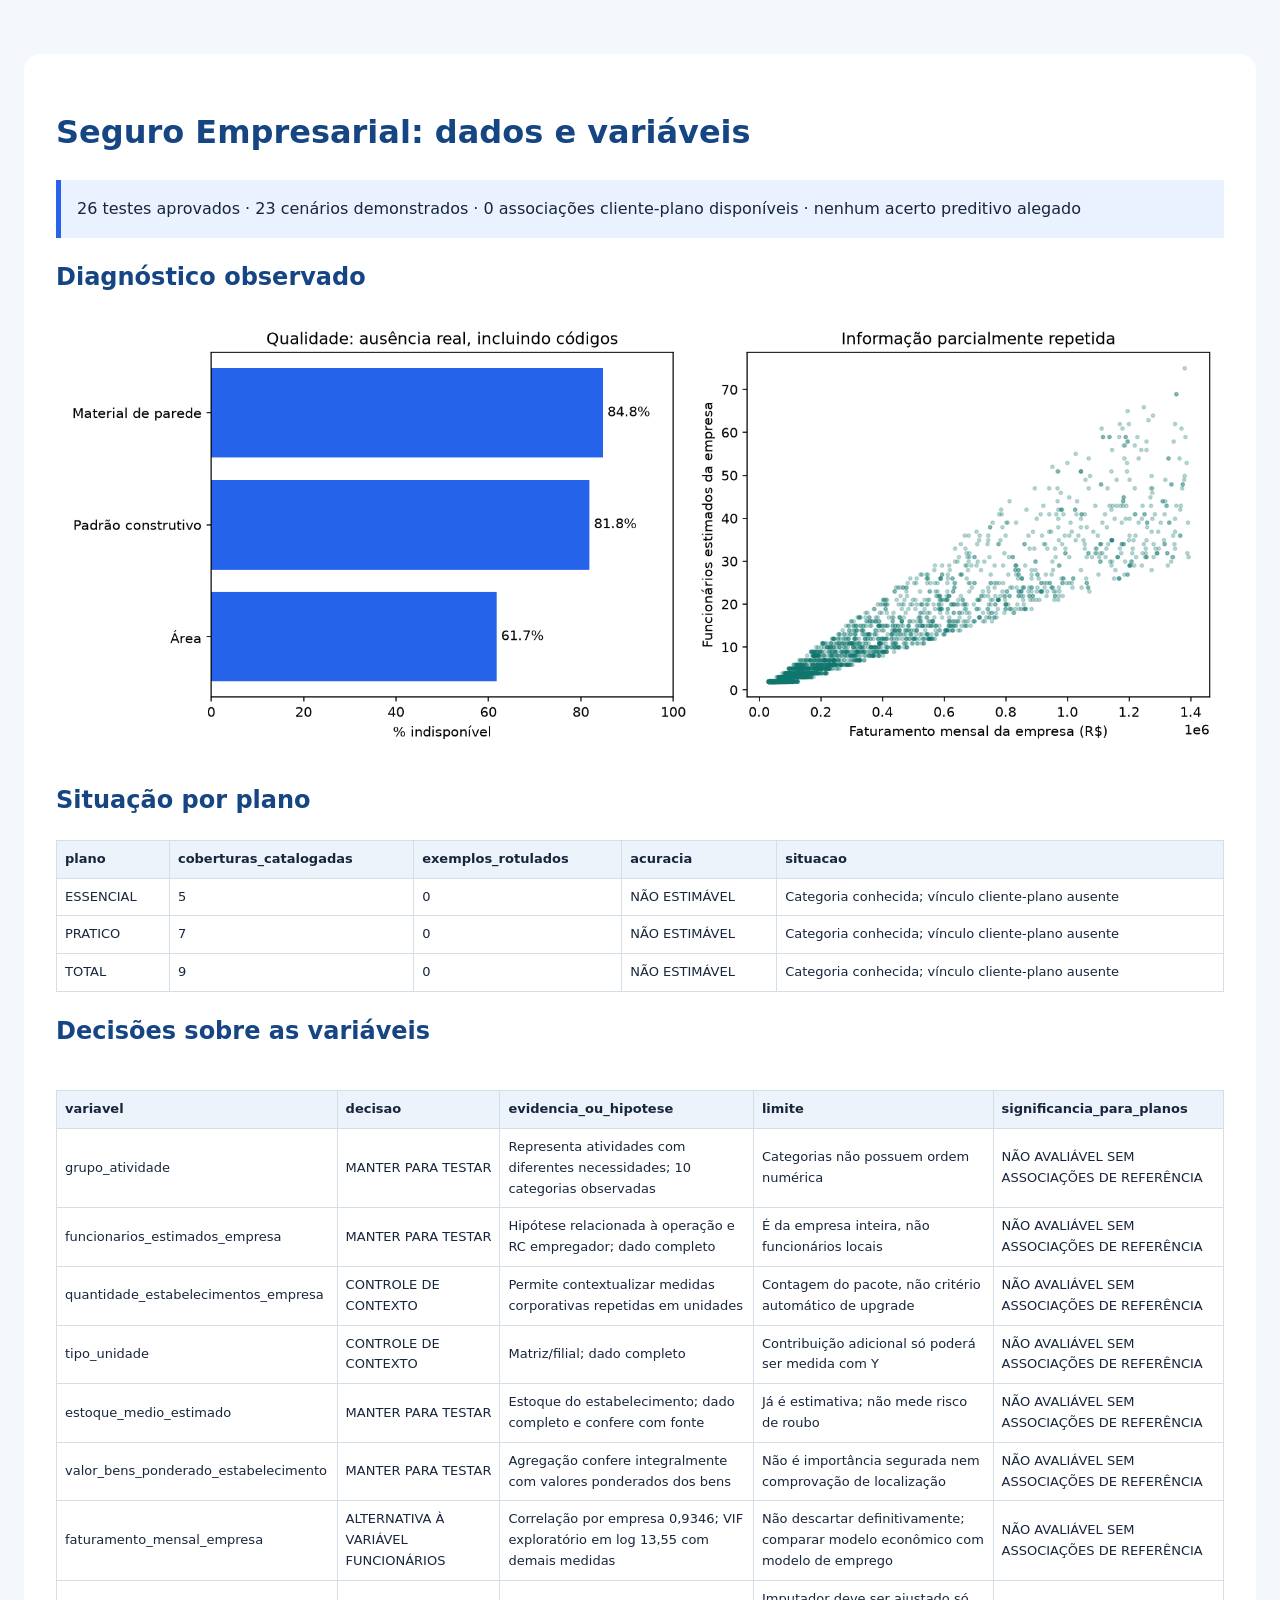
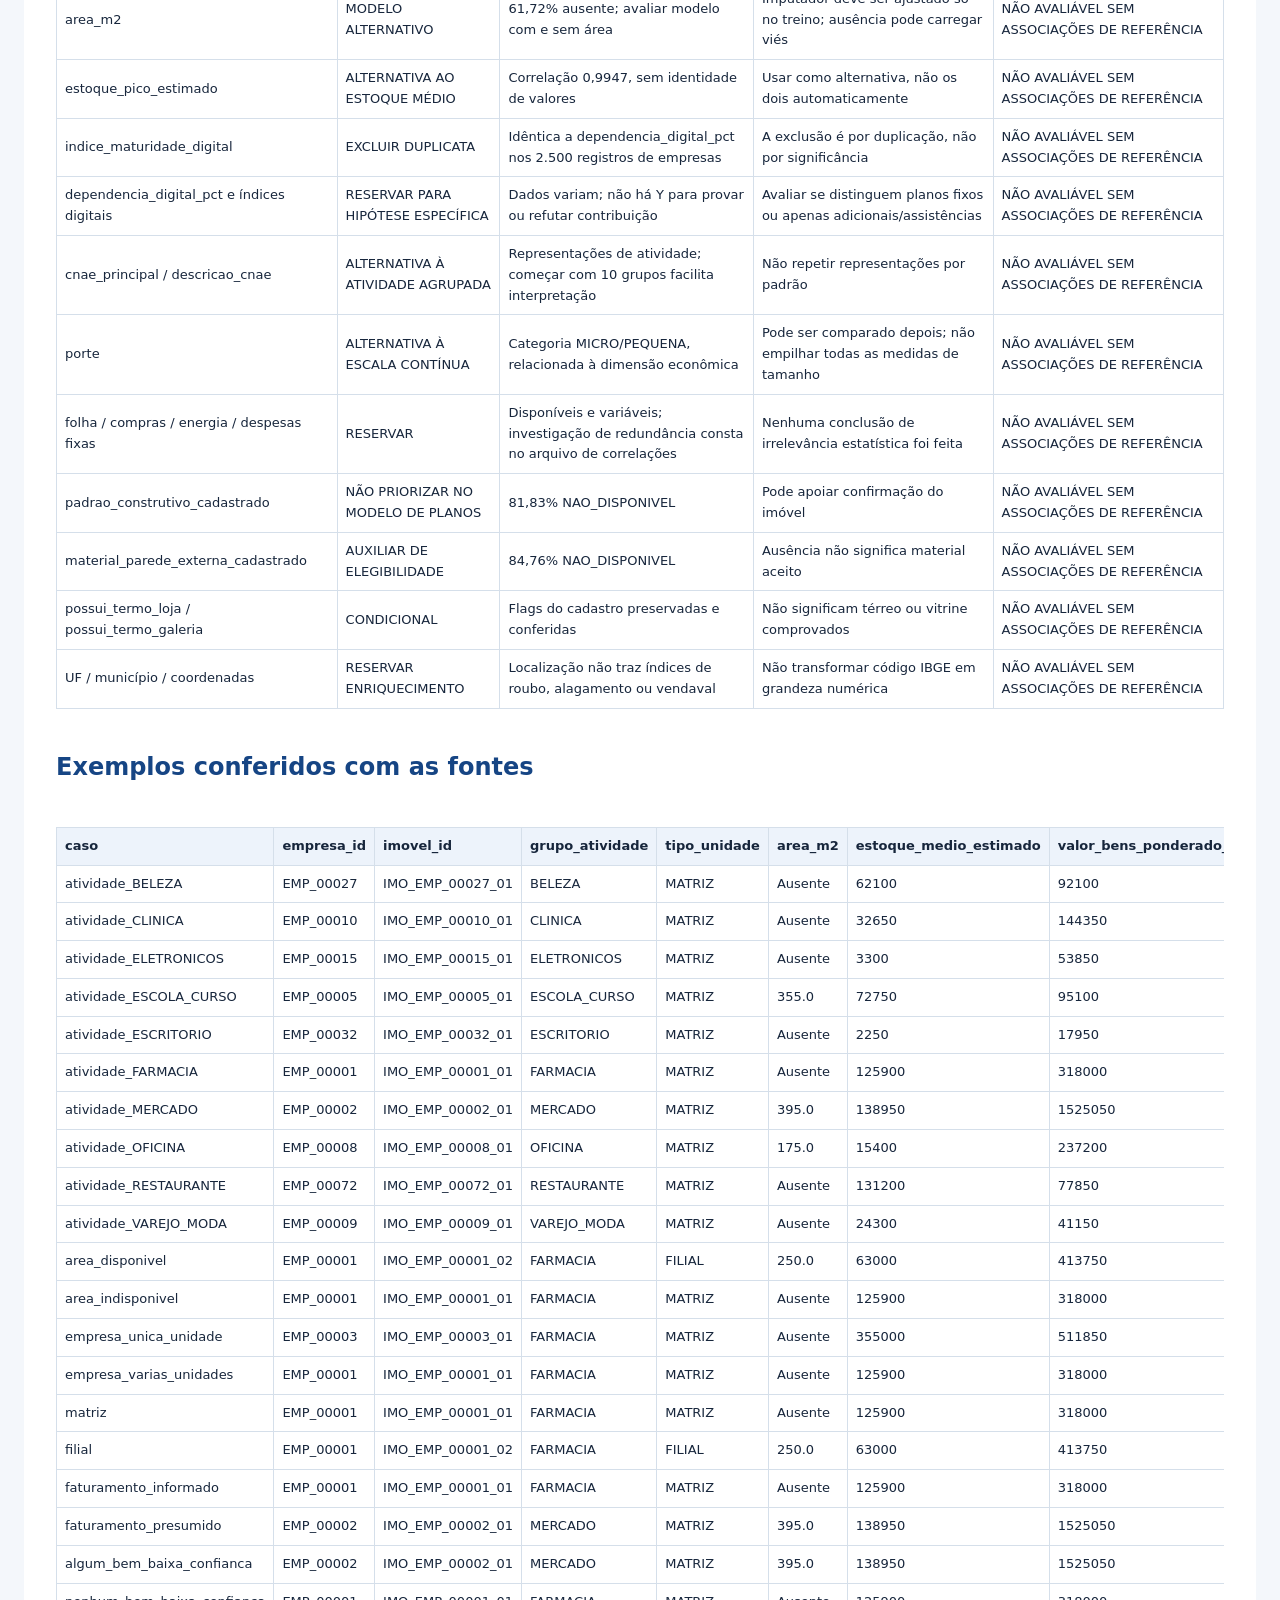
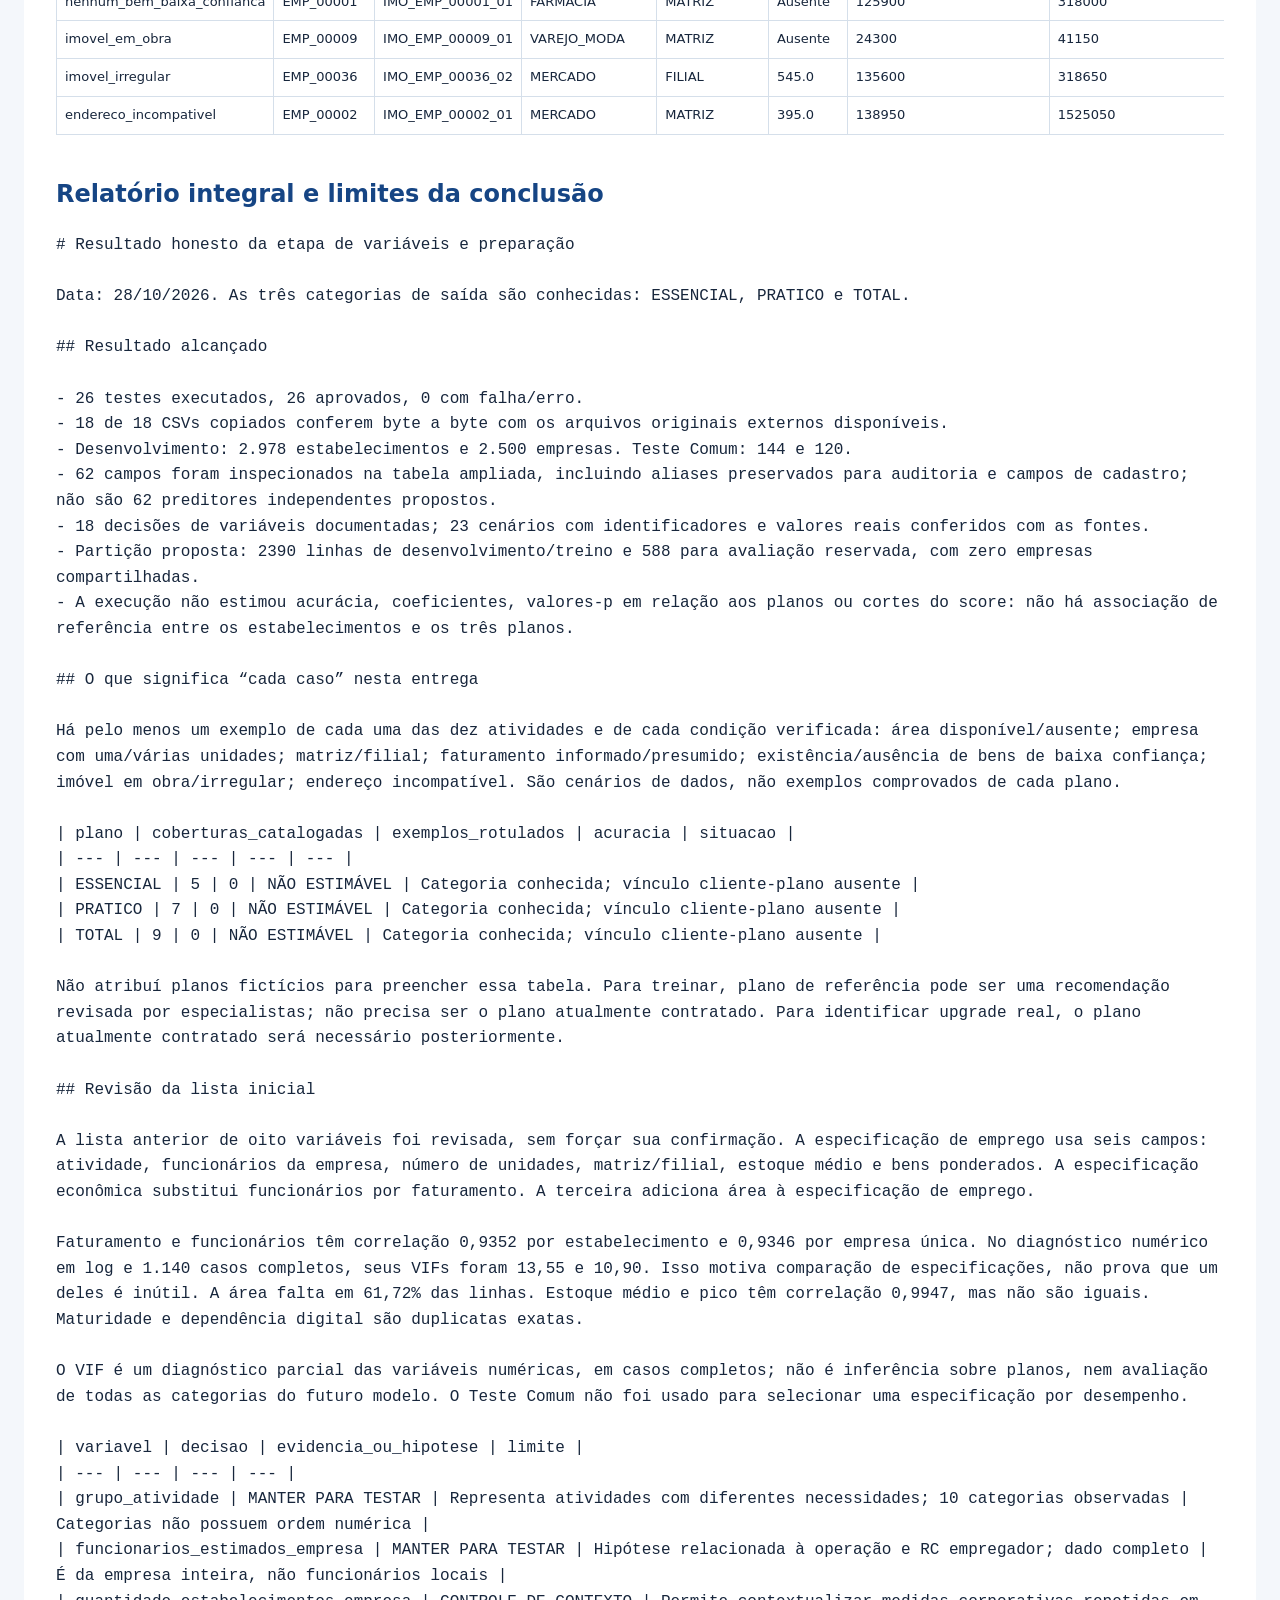
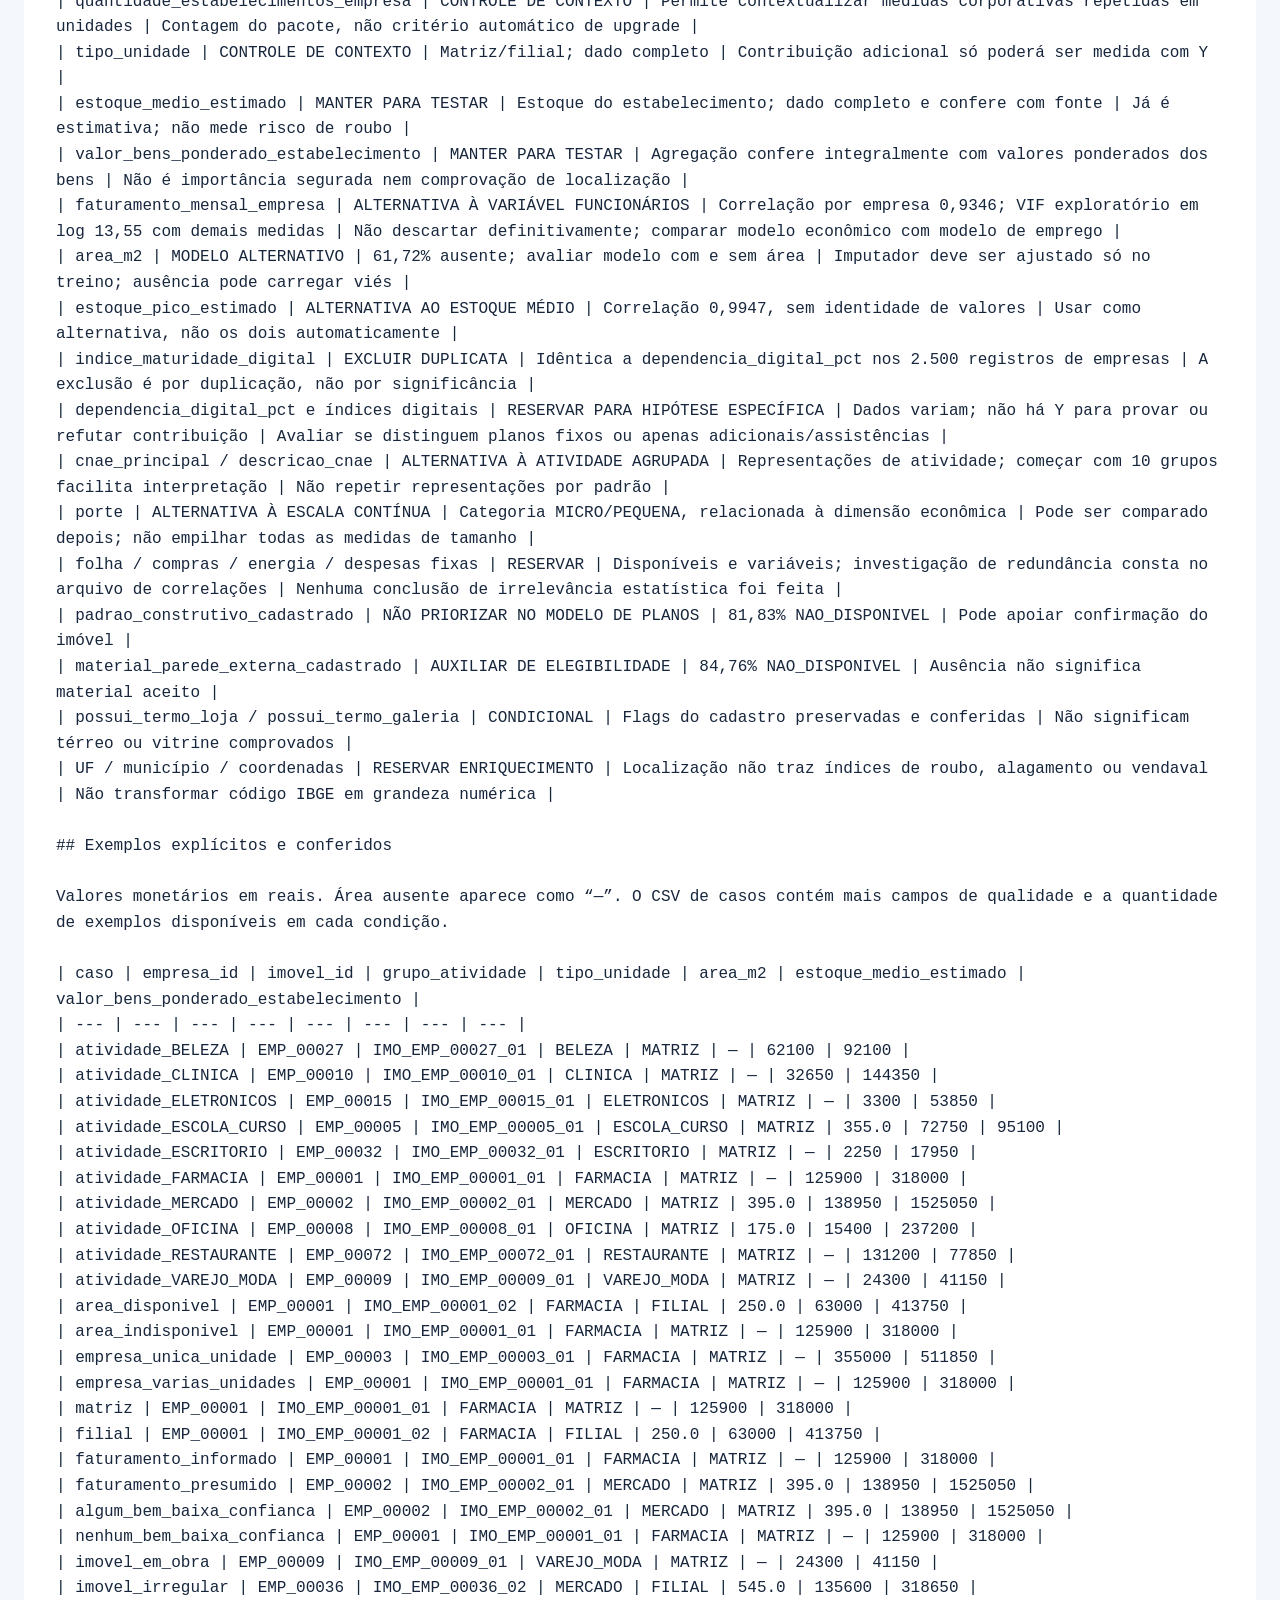
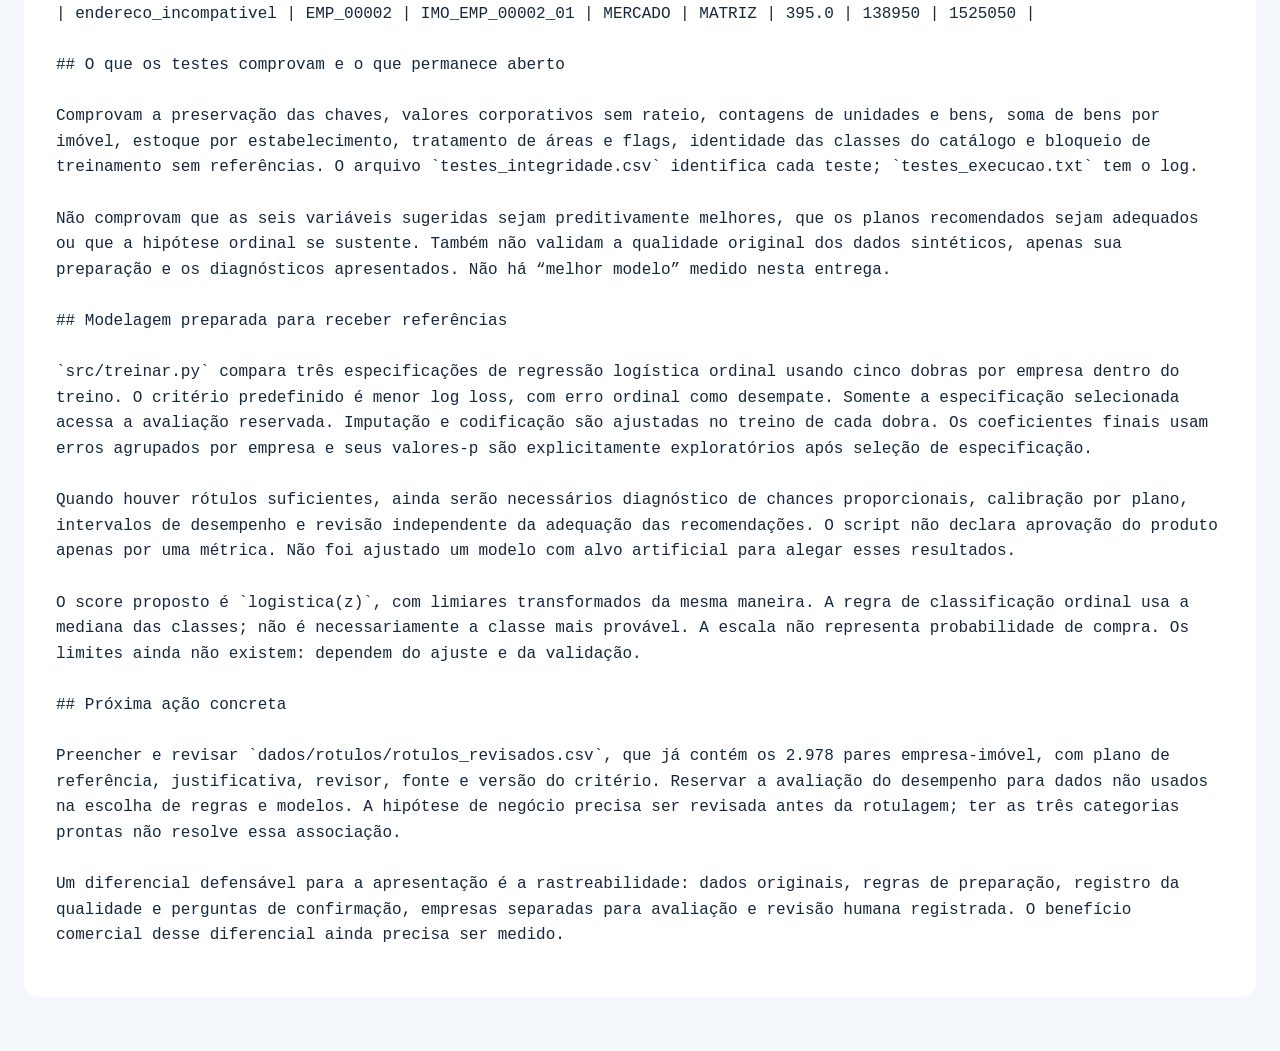
<file: hackathon/seguro_empresarial/resultados/RELATORIO_RESULTADOS.html>
<!doctype html><html lang="pt-BR"><meta charset="utf-8"><title>Seguro Empresarial — resultados</title>
<style>body{font:16px/1.6 system-ui;background:#f4f7fb;color:#17263c;max-width:1250px;margin:30px auto;padding:24px}main{background:white;padding:32px;border-radius:16px}h1,h2{color:#164584}table{border-collapse:collapse;width:100%;font-size:13px;margin:20px 0}td,th{border:1px solid #d5dfea;padding:8px;text-align:left}th{background:#edf3fb}.box{background:#eaf2ff;padding:16px;border-left:5px solid #2563eb}pre{white-space:pre-wrap;overflow-wrap:anywhere}img{width:100%}section{overflow:auto}</style><main><h1>Seguro Empresarial: dados e variáveis</h1>
<div class="box">26 testes aprovados · 23 cenários demonstrados · 0 associações cliente-plano disponíveis · nenhum acerto preditivo alegado</div>
<h2>Diagnóstico observado</h2><img src="[data-uri]" alt="Ausências e redundância nas variáveis">
<h2>Situação por plano</h2><table border="1" class="dataframe">
  <thead>
    <tr style="text-align: right;">
      <th>plano</th>
      <th>coberturas_catalogadas</th>
      <th>exemplos_rotulados</th>
      <th>acuracia</th>
      <th>situacao</th>
    </tr>
  </thead>
  <tbody>
    <tr>
      <td>ESSENCIAL</td>
      <td>5</td>
      <td>0</td>
      <td>NÃO ESTIMÁVEL</td>
      <td>Categoria conhecida; vínculo cliente-plano ausente</td>
    </tr>
    <tr>
      <td>PRATICO</td>
      <td>7</td>
      <td>0</td>
      <td>NÃO ESTIMÁVEL</td>
      <td>Categoria conhecida; vínculo cliente-plano ausente</td>
    </tr>
    <tr>
      <td>TOTAL</td>
      <td>9</td>
      <td>0</td>
      <td>NÃO ESTIMÁVEL</td>
      <td>Categoria conhecida; vínculo cliente-plano ausente</td>
    </tr>
  </tbody>
</table>
<h2>Decisões sobre as variáveis</h2><section><table border="1" class="dataframe">
  <thead>
    <tr style="text-align: right;">
      <th>variavel</th>
      <th>decisao</th>
      <th>evidencia_ou_hipotese</th>
      <th>limite</th>
      <th>significancia_para_planos</th>
    </tr>
  </thead>
  <tbody>
    <tr>
      <td>grupo_atividade</td>
      <td>MANTER PARA TESTAR</td>
      <td>Representa atividades com diferentes necessidades; 10 categorias observadas</td>
      <td>Categorias não possuem ordem numérica</td>
      <td>NÃO AVALIÁVEL SEM ASSOCIAÇÕES DE REFERÊNCIA</td>
    </tr>
    <tr>
      <td>funcionarios_estimados_empresa</td>
      <td>MANTER PARA TESTAR</td>
      <td>Hipótese relacionada à operação e RC empregador; dado completo</td>
      <td>É da empresa inteira, não funcionários locais</td>
      <td>NÃO AVALIÁVEL SEM ASSOCIAÇÕES DE REFERÊNCIA</td>
    </tr>
    <tr>
      <td>quantidade_estabelecimentos_empresa</td>
      <td>CONTROLE DE CONTEXTO</td>
      <td>Permite contextualizar medidas corporativas repetidas em unidades</td>
      <td>Contagem do pacote, não critério automático de upgrade</td>
      <td>NÃO AVALIÁVEL SEM ASSOCIAÇÕES DE REFERÊNCIA</td>
    </tr>
    <tr>
      <td>tipo_unidade</td>
      <td>CONTROLE DE CONTEXTO</td>
      <td>Matriz/filial; dado completo</td>
      <td>Contribuição adicional só poderá ser medida com Y</td>
      <td>NÃO AVALIÁVEL SEM ASSOCIAÇÕES DE REFERÊNCIA</td>
    </tr>
    <tr>
      <td>estoque_medio_estimado</td>
      <td>MANTER PARA TESTAR</td>
      <td>Estoque do estabelecimento; dado completo e confere com fonte</td>
      <td>Já é estimativa; não mede risco de roubo</td>
      <td>NÃO AVALIÁVEL SEM ASSOCIAÇÕES DE REFERÊNCIA</td>
    </tr>
    <tr>
      <td>valor_bens_ponderado_estabelecimento</td>
      <td>MANTER PARA TESTAR</td>
      <td>Agregação confere integralmente com valores ponderados dos bens</td>
      <td>Não é importância segurada nem comprovação de localização</td>
      <td>NÃO AVALIÁVEL SEM ASSOCIAÇÕES DE REFERÊNCIA</td>
    </tr>
    <tr>
      <td>faturamento_mensal_empresa</td>
      <td>ALTERNATIVA À VARIÁVEL FUNCIONÁRIOS</td>
      <td>Correlação por empresa 0,9346; VIF exploratório em log 13,55 com demais medidas</td>
      <td>Não descartar definitivamente; comparar modelo econômico com modelo de emprego</td>
      <td>NÃO AVALIÁVEL SEM ASSOCIAÇÕES DE REFERÊNCIA</td>
    </tr>
    <tr>
      <td>area_m2</td>
      <td>MODELO ALTERNATIVO</td>
      <td>61,72% ausente; avaliar modelo com e sem área</td>
      <td>Imputador deve ser ajustado só no treino; ausência pode carregar viés</td>
      <td>NÃO AVALIÁVEL SEM ASSOCIAÇÕES DE REFERÊNCIA</td>
    </tr>
    <tr>
      <td>estoque_pico_estimado</td>
      <td>ALTERNATIVA AO ESTOQUE MÉDIO</td>
      <td>Correlação 0,9947, sem identidade de valores</td>
      <td>Usar como alternativa, não os dois automaticamente</td>
      <td>NÃO AVALIÁVEL SEM ASSOCIAÇÕES DE REFERÊNCIA</td>
    </tr>
    <tr>
      <td>indice_maturidade_digital</td>
      <td>EXCLUIR DUPLICATA</td>
      <td>Idêntica a dependencia_digital_pct nos 2.500 registros de empresas</td>
      <td>A exclusão é por duplicação, não por significância</td>
      <td>NÃO AVALIÁVEL SEM ASSOCIAÇÕES DE REFERÊNCIA</td>
    </tr>
    <tr>
      <td>dependencia_digital_pct e índices digitais</td>
      <td>RESERVAR PARA HIPÓTESE ESPECÍFICA</td>
      <td>Dados variam; não há Y para provar ou refutar contribuição</td>
      <td>Avaliar se distinguem planos fixos ou apenas adicionais/assistências</td>
      <td>NÃO AVALIÁVEL SEM ASSOCIAÇÕES DE REFERÊNCIA</td>
    </tr>
    <tr>
      <td>cnae_principal / descricao_cnae</td>
      <td>ALTERNATIVA À ATIVIDADE AGRUPADA</td>
      <td>Representações de atividade; começar com 10 grupos facilita interpretação</td>
      <td>Não repetir representações por padrão</td>
      <td>NÃO AVALIÁVEL SEM ASSOCIAÇÕES DE REFERÊNCIA</td>
    </tr>
    <tr>
      <td>porte</td>
      <td>ALTERNATIVA À ESCALA CONTÍNUA</td>
      <td>Categoria MICRO/PEQUENA, relacionada à dimensão econômica</td>
      <td>Pode ser comparado depois; não empilhar todas as medidas de tamanho</td>
      <td>NÃO AVALIÁVEL SEM ASSOCIAÇÕES DE REFERÊNCIA</td>
    </tr>
    <tr>
      <td>folha / compras / energia / despesas fixas</td>
      <td>RESERVAR</td>
      <td>Disponíveis e variáveis; investigação de redundância consta no arquivo de correlações</td>
      <td>Nenhuma conclusão de irrelevância estatística foi feita</td>
      <td>NÃO AVALIÁVEL SEM ASSOCIAÇÕES DE REFERÊNCIA</td>
    </tr>
    <tr>
      <td>padrao_construtivo_cadastrado</td>
      <td>NÃO PRIORIZAR NO MODELO DE PLANOS</td>
      <td>81,83% NAO_DISPONIVEL</td>
      <td>Pode apoiar confirmação do imóvel</td>
      <td>NÃO AVALIÁVEL SEM ASSOCIAÇÕES DE REFERÊNCIA</td>
    </tr>
    <tr>
      <td>material_parede_externa_cadastrado</td>
      <td>AUXILIAR DE ELEGIBILIDADE</td>
      <td>84,76% NAO_DISPONIVEL</td>
      <td>Ausência não significa material aceito</td>
      <td>NÃO AVALIÁVEL SEM ASSOCIAÇÕES DE REFERÊNCIA</td>
    </tr>
    <tr>
      <td>possui_termo_loja / possui_termo_galeria</td>
      <td>CONDICIONAL</td>
      <td>Flags do cadastro preservadas e conferidas</td>
      <td>Não significam térreo ou vitrine comprovados</td>
      <td>NÃO AVALIÁVEL SEM ASSOCIAÇÕES DE REFERÊNCIA</td>
    </tr>
    <tr>
      <td>UF / município / coordenadas</td>
      <td>RESERVAR ENRIQUECIMENTO</td>
      <td>Localização não traz índices de roubo, alagamento ou vendaval</td>
      <td>Não transformar código IBGE em grandeza numérica</td>
      <td>NÃO AVALIÁVEL SEM ASSOCIAÇÕES DE REFERÊNCIA</td>
    </tr>
  </tbody>
</table></section>
<h2>Exemplos conferidos com as fontes</h2><section><table border="1" class="dataframe">
  <thead>
    <tr style="text-align: right;">
      <th>caso</th>
      <th>empresa_id</th>
      <th>imovel_id</th>
      <th>grupo_atividade</th>
      <th>tipo_unidade</th>
      <th>area_m2</th>
      <th>estoque_medio_estimado</th>
      <th>valor_bens_ponderado_estabelecimento</th>
    </tr>
  </thead>
  <tbody>
    <tr>
      <td>atividade_BELEZA</td>
      <td>EMP_00027</td>
      <td>IMO_EMP_00027_01</td>
      <td>BELEZA</td>
      <td>MATRIZ</td>
      <td>Ausente</td>
      <td>62100</td>
      <td>92100</td>
    </tr>
    <tr>
      <td>atividade_CLINICA</td>
      <td>EMP_00010</td>
      <td>IMO_EMP_00010_01</td>
      <td>CLINICA</td>
      <td>MATRIZ</td>
      <td>Ausente</td>
      <td>32650</td>
      <td>144350</td>
    </tr>
    <tr>
      <td>atividade_ELETRONICOS</td>
      <td>EMP_00015</td>
      <td>IMO_EMP_00015_01</td>
      <td>ELETRONICOS</td>
      <td>MATRIZ</td>
      <td>Ausente</td>
      <td>3300</td>
      <td>53850</td>
    </tr>
    <tr>
      <td>atividade_ESCOLA_CURSO</td>
      <td>EMP_00005</td>
      <td>IMO_EMP_00005_01</td>
      <td>ESCOLA_CURSO</td>
      <td>MATRIZ</td>
      <td>355.0</td>
      <td>72750</td>
      <td>95100</td>
    </tr>
    <tr>
      <td>atividade_ESCRITORIO</td>
      <td>EMP_00032</td>
      <td>IMO_EMP_00032_01</td>
      <td>ESCRITORIO</td>
      <td>MATRIZ</td>
      <td>Ausente</td>
      <td>2250</td>
      <td>17950</td>
    </tr>
    <tr>
      <td>atividade_FARMACIA</td>
      <td>EMP_00001</td>
      <td>IMO_EMP_00001_01</td>
      <td>FARMACIA</td>
      <td>MATRIZ</td>
      <td>Ausente</td>
      <td>125900</td>
      <td>318000</td>
    </tr>
    <tr>
      <td>atividade_MERCADO</td>
      <td>EMP_00002</td>
      <td>IMO_EMP_00002_01</td>
      <td>MERCADO</td>
      <td>MATRIZ</td>
      <td>395.0</td>
      <td>138950</td>
      <td>1525050</td>
    </tr>
    <tr>
      <td>atividade_OFICINA</td>
      <td>EMP_00008</td>
      <td>IMO_EMP_00008_01</td>
      <td>OFICINA</td>
      <td>MATRIZ</td>
      <td>175.0</td>
      <td>15400</td>
      <td>237200</td>
    </tr>
    <tr>
      <td>atividade_RESTAURANTE</td>
      <td>EMP_00072</td>
      <td>IMO_EMP_00072_01</td>
      <td>RESTAURANTE</td>
      <td>MATRIZ</td>
      <td>Ausente</td>
      <td>131200</td>
      <td>77850</td>
    </tr>
    <tr>
      <td>atividade_VAREJO_MODA</td>
      <td>EMP_00009</td>
      <td>IMO_EMP_00009_01</td>
      <td>VAREJO_MODA</td>
      <td>MATRIZ</td>
      <td>Ausente</td>
      <td>24300</td>
      <td>41150</td>
    </tr>
    <tr>
      <td>area_disponivel</td>
      <td>EMP_00001</td>
      <td>IMO_EMP_00001_02</td>
      <td>FARMACIA</td>
      <td>FILIAL</td>
      <td>250.0</td>
      <td>63000</td>
      <td>413750</td>
    </tr>
    <tr>
      <td>area_indisponivel</td>
      <td>EMP_00001</td>
      <td>IMO_EMP_00001_01</td>
      <td>FARMACIA</td>
      <td>MATRIZ</td>
      <td>Ausente</td>
      <td>125900</td>
      <td>318000</td>
    </tr>
    <tr>
      <td>empresa_unica_unidade</td>
      <td>EMP_00003</td>
      <td>IMO_EMP_00003_01</td>
      <td>FARMACIA</td>
      <td>MATRIZ</td>
      <td>Ausente</td>
      <td>355000</td>
      <td>511850</td>
    </tr>
    <tr>
      <td>empresa_varias_unidades</td>
      <td>EMP_00001</td>
      <td>IMO_EMP_00001_01</td>
      <td>FARMACIA</td>
      <td>MATRIZ</td>
      <td>Ausente</td>
      <td>125900</td>
      <td>318000</td>
    </tr>
    <tr>
      <td>matriz</td>
      <td>EMP_00001</td>
      <td>IMO_EMP_00001_01</td>
      <td>FARMACIA</td>
      <td>MATRIZ</td>
      <td>Ausente</td>
      <td>125900</td>
      <td>318000</td>
    </tr>
    <tr>
      <td>filial</td>
      <td>EMP_00001</td>
      <td>IMO_EMP_00001_02</td>
      <td>FARMACIA</td>
      <td>FILIAL</td>
      <td>250.0</td>
      <td>63000</td>
      <td>413750</td>
    </tr>
    <tr>
      <td>faturamento_informado</td>
      <td>EMP_00001</td>
      <td>IMO_EMP_00001_01</td>
      <td>FARMACIA</td>
      <td>MATRIZ</td>
      <td>Ausente</td>
      <td>125900</td>
      <td>318000</td>
    </tr>
    <tr>
      <td>faturamento_presumido</td>
      <td>EMP_00002</td>
      <td>IMO_EMP_00002_01</td>
      <td>MERCADO</td>
      <td>MATRIZ</td>
      <td>395.0</td>
      <td>138950</td>
      <td>1525050</td>
    </tr>
    <tr>
      <td>algum_bem_baixa_confianca</td>
      <td>EMP_00002</td>
      <td>IMO_EMP_00002_01</td>
      <td>MERCADO</td>
      <td>MATRIZ</td>
      <td>395.0</td>
      <td>138950</td>
      <td>1525050</td>
    </tr>
    <tr>
      <td>nenhum_bem_baixa_confianca</td>
      <td>EMP_00001</td>
      <td>IMO_EMP_00001_01</td>
      <td>FARMACIA</td>
      <td>MATRIZ</td>
      <td>Ausente</td>
      <td>125900</td>
      <td>318000</td>
    </tr>
    <tr>
      <td>imovel_em_obra</td>
      <td>EMP_00009</td>
      <td>IMO_EMP_00009_01</td>
      <td>VAREJO_MODA</td>
      <td>MATRIZ</td>
      <td>Ausente</td>
      <td>24300</td>
      <td>41150</td>
    </tr>
    <tr>
      <td>imovel_irregular</td>
      <td>EMP_00036</td>
      <td>IMO_EMP_00036_02</td>
      <td>MERCADO</td>
      <td>FILIAL</td>
      <td>545.0</td>
      <td>135600</td>
      <td>318650</td>
    </tr>
    <tr>
      <td>endereco_incompativel</td>
      <td>EMP_00002</td>
      <td>IMO_EMP_00002_01</td>
      <td>MERCADO</td>
      <td>MATRIZ</td>
      <td>395.0</td>
      <td>138950</td>
      <td>1525050</td>
    </tr>
  </tbody>
</table></section>
<h2>Relatório integral e limites da conclusão</h2><pre># Resultado honesto da etapa de variáveis e preparação

Data: 28/10/2026. As três categorias de saída são conhecidas: ESSENCIAL, PRATICO e TOTAL.

## Resultado alcançado

- 26 testes executados, 26 aprovados, 0 com falha/erro.
- 18 de 18 CSVs copiados conferem byte a byte com os arquivos originais externos disponíveis.
- Desenvolvimento: 2.978 estabelecimentos e 2.500 empresas. Teste Comum: 144 e 120.
- 62 campos foram inspecionados na tabela ampliada, incluindo aliases preservados para auditoria e campos de cadastro; não são 62 preditores independentes propostos.
- 18 decisões de variáveis documentadas; 23 cenários com identificadores e valores reais conferidos com as fontes.
- Partição proposta: 2390 linhas de desenvolvimento/treino e 588 para avaliação reservada, com zero empresas compartilhadas.
- A execução não estimou acurácia, coeficientes, valores-p em relação aos planos ou cortes do score: não há associação de referência entre os estabelecimentos e os três planos.

## O que significa “cada caso” nesta entrega

Há pelo menos um exemplo de cada uma das dez atividades e de cada condição verificada: área disponível/ausente; empresa com uma/várias unidades; matriz/filial; faturamento informado/presumido; existência/ausência de bens de baixa confiança; imóvel em obra/irregular; endereço incompatível. São cenários de dados, não exemplos comprovados de cada plano.

| plano | coberturas_catalogadas | exemplos_rotulados | acuracia | situacao |
| --- | --- | --- | --- | --- |
| ESSENCIAL | 5 | 0 | NÃO ESTIMÁVEL | Categoria conhecida; vínculo cliente-plano ausente |
| PRATICO | 7 | 0 | NÃO ESTIMÁVEL | Categoria conhecida; vínculo cliente-plano ausente |
| TOTAL | 9 | 0 | NÃO ESTIMÁVEL | Categoria conhecida; vínculo cliente-plano ausente |

Não atribuí planos fictícios para preencher essa tabela. Para treinar, plano de referência pode ser uma recomendação revisada por especialistas; não precisa ser o plano atualmente contratado. Para identificar upgrade real, o plano atualmente contratado será necessário posteriormente.

## Revisão da lista inicial

A lista anterior de oito variáveis foi revisada, sem forçar sua confirmação. A especificação de emprego usa seis campos: atividade, funcionários da empresa, número de unidades, matriz/filial, estoque médio e bens ponderados. A especificação econômica substitui funcionários por faturamento. A terceira adiciona área à especificação de emprego.

Faturamento e funcionários têm correlação 0,9352 por estabelecimento e 0,9346 por empresa única. No diagnóstico numérico em log e 1.140 casos completos, seus VIFs foram 13,55 e 10,90. Isso motiva comparação de especificações, não prova que um deles é inútil. A área falta em 61,72% das linhas. Estoque médio e pico têm correlação 0,9947, mas não são iguais. Maturidade e dependência digital são duplicatas exatas.

O VIF é um diagnóstico parcial das variáveis numéricas, em casos completos; não é inferência sobre planos, nem avaliação de todas as categorias do futuro modelo. O Teste Comum não foi usado para selecionar uma especificação por desempenho.

| variavel | decisao | evidencia_ou_hipotese | limite |
| --- | --- | --- | --- |
| grupo_atividade | MANTER PARA TESTAR | Representa atividades com diferentes necessidades; 10 categorias observadas | Categorias não possuem ordem numérica |
| funcionarios_estimados_empresa | MANTER PARA TESTAR | Hipótese relacionada à operação e RC empregador; dado completo | É da empresa inteira, não funcionários locais |
| quantidade_estabelecimentos_empresa | CONTROLE DE CONTEXTO | Permite contextualizar medidas corporativas repetidas em unidades | Contagem do pacote, não critério automático de upgrade |
| tipo_unidade | CONTROLE DE CONTEXTO | Matriz/filial; dado completo | Contribuição adicional só poderá ser medida com Y |
| estoque_medio_estimado | MANTER PARA TESTAR | Estoque do estabelecimento; dado completo e confere com fonte | Já é estimativa; não mede risco de roubo |
| valor_bens_ponderado_estabelecimento | MANTER PARA TESTAR | Agregação confere integralmente com valores ponderados dos bens | Não é importância segurada nem comprovação de localização |
| faturamento_mensal_empresa | ALTERNATIVA À VARIÁVEL FUNCIONÁRIOS | Correlação por empresa 0,9346; VIF exploratório em log 13,55 com demais medidas | Não descartar definitivamente; comparar modelo econômico com modelo de emprego |
| area_m2 | MODELO ALTERNATIVO | 61,72% ausente; avaliar modelo com e sem área | Imputador deve ser ajustado só no treino; ausência pode carregar viés |
| estoque_pico_estimado | ALTERNATIVA AO ESTOQUE MÉDIO | Correlação 0,9947, sem identidade de valores | Usar como alternativa, não os dois automaticamente |
| indice_maturidade_digital | EXCLUIR DUPLICATA | Idêntica a dependencia_digital_pct nos 2.500 registros de empresas | A exclusão é por duplicação, não por significância |
| dependencia_digital_pct e índices digitais | RESERVAR PARA HIPÓTESE ESPECÍFICA | Dados variam; não há Y para provar ou refutar contribuição | Avaliar se distinguem planos fixos ou apenas adicionais/assistências |
| cnae_principal / descricao_cnae | ALTERNATIVA À ATIVIDADE AGRUPADA | Representações de atividade; começar com 10 grupos facilita interpretação | Não repetir representações por padrão |
| porte | ALTERNATIVA À ESCALA CONTÍNUA | Categoria MICRO/PEQUENA, relacionada à dimensão econômica | Pode ser comparado depois; não empilhar todas as medidas de tamanho |
| folha / compras / energia / despesas fixas | RESERVAR | Disponíveis e variáveis; investigação de redundância consta no arquivo de correlações | Nenhuma conclusão de irrelevância estatística foi feita |
| padrao_construtivo_cadastrado | NÃO PRIORIZAR NO MODELO DE PLANOS | 81,83% NAO_DISPONIVEL | Pode apoiar confirmação do imóvel |
| material_parede_externa_cadastrado | AUXILIAR DE ELEGIBILIDADE | 84,76% NAO_DISPONIVEL | Ausência não significa material aceito |
| possui_termo_loja / possui_termo_galeria | CONDICIONAL | Flags do cadastro preservadas e conferidas | Não significam térreo ou vitrine comprovados |
| UF / município / coordenadas | RESERVAR ENRIQUECIMENTO | Localização não traz índices de roubo, alagamento ou vendaval | Não transformar código IBGE em grandeza numérica |

## Exemplos explícitos e conferidos

Valores monetários em reais. Área ausente aparece como “—”. O CSV de casos contém mais campos de qualidade e a quantidade de exemplos disponíveis em cada condição.

| caso | empresa_id | imovel_id | grupo_atividade | tipo_unidade | area_m2 | estoque_medio_estimado | valor_bens_ponderado_estabelecimento |
| --- | --- | --- | --- | --- | --- | --- | --- |
| atividade_BELEZA | EMP_00027 | IMO_EMP_00027_01 | BELEZA | MATRIZ | — | 62100 | 92100 |
| atividade_CLINICA | EMP_00010 | IMO_EMP_00010_01 | CLINICA | MATRIZ | — | 32650 | 144350 |
| atividade_ELETRONICOS | EMP_00015 | IMO_EMP_00015_01 | ELETRONICOS | MATRIZ | — | 3300 | 53850 |
| atividade_ESCOLA_CURSO | EMP_00005 | IMO_EMP_00005_01 | ESCOLA_CURSO | MATRIZ | 355.0 | 72750 | 95100 |
| atividade_ESCRITORIO | EMP_00032 | IMO_EMP_00032_01 | ESCRITORIO | MATRIZ | — | 2250 | 17950 |
| atividade_FARMACIA | EMP_00001 | IMO_EMP_00001_01 | FARMACIA | MATRIZ | — | 125900 | 318000 |
| atividade_MERCADO | EMP_00002 | IMO_EMP_00002_01 | MERCADO | MATRIZ | 395.0 | 138950 | 1525050 |
| atividade_OFICINA | EMP_00008 | IMO_EMP_00008_01 | OFICINA | MATRIZ | 175.0 | 15400 | 237200 |
| atividade_RESTAURANTE | EMP_00072 | IMO_EMP_00072_01 | RESTAURANTE | MATRIZ | — | 131200 | 77850 |
| atividade_VAREJO_MODA | EMP_00009 | IMO_EMP_00009_01 | VAREJO_MODA | MATRIZ | — | 24300 | 41150 |
| area_disponivel | EMP_00001 | IMO_EMP_00001_02 | FARMACIA | FILIAL | 250.0 | 63000 | 413750 |
| area_indisponivel | EMP_00001 | IMO_EMP_00001_01 | FARMACIA | MATRIZ | — | 125900 | 318000 |
| empresa_unica_unidade | EMP_00003 | IMO_EMP_00003_01 | FARMACIA | MATRIZ | — | 355000 | 511850 |
| empresa_varias_unidades | EMP_00001 | IMO_EMP_00001_01 | FARMACIA | MATRIZ | — | 125900 | 318000 |
| matriz | EMP_00001 | IMO_EMP_00001_01 | FARMACIA | MATRIZ | — | 125900 | 318000 |
| filial | EMP_00001 | IMO_EMP_00001_02 | FARMACIA | FILIAL | 250.0 | 63000 | 413750 |
| faturamento_informado | EMP_00001 | IMO_EMP_00001_01 | FARMACIA | MATRIZ | — | 125900 | 318000 |
| faturamento_presumido | EMP_00002 | IMO_EMP_00002_01 | MERCADO | MATRIZ | 395.0 | 138950 | 1525050 |
| algum_bem_baixa_confianca | EMP_00002 | IMO_EMP_00002_01 | MERCADO | MATRIZ | 395.0 | 138950 | 1525050 |
| nenhum_bem_baixa_confianca | EMP_00001 | IMO_EMP_00001_01 | FARMACIA | MATRIZ | — | 125900 | 318000 |
| imovel_em_obra | EMP_00009 | IMO_EMP_00009_01 | VAREJO_MODA | MATRIZ | — | 24300 | 41150 |
| imovel_irregular | EMP_00036 | IMO_EMP_00036_02 | MERCADO | FILIAL | 545.0 | 135600 | 318650 |
| endereco_incompativel | EMP_00002 | IMO_EMP_00002_01 | MERCADO | MATRIZ | 395.0 | 138950 | 1525050 |

## O que os testes comprovam e o que permanece aberto

Comprovam a preservação das chaves, valores corporativos sem rateio, contagens de unidades e bens, soma de bens por imóvel, estoque por estabelecimento, tratamento de áreas e flags, identidade das classes do catálogo e bloqueio de treinamento sem referências. O arquivo `testes_integridade.csv` identifica cada teste; `testes_execucao.txt` tem o log.

Não comprovam que as seis variáveis sugeridas sejam preditivamente melhores, que os planos recomendados sejam adequados ou que a hipótese ordinal se sustente. Também não validam a qualidade original dos dados sintéticos, apenas sua preparação e os diagnósticos apresentados. Não há “melhor modelo” medido nesta entrega.

## Modelagem preparada para receber referências

`src/treinar.py` compara três especificações de regressão logística ordinal usando cinco dobras por empresa dentro do treino. O critério predefinido é menor log loss, com erro ordinal como desempate. Somente a especificação selecionada acessa a avaliação reservada. Imputação e codificação são ajustadas no treino de cada dobra. Os coeficientes finais usam erros agrupados por empresa e seus valores-p são explicitamente exploratórios após seleção de especificação.

Quando houver rótulos suficientes, ainda serão necessários diagnóstico de chances proporcionais, calibração por plano, intervalos de desempenho e revisão independente da adequação das recomendações. O script não declara aprovação do produto apenas por uma métrica. Não foi ajustado um modelo com alvo artificial para alegar esses resultados.

O score proposto é `logistica(z)`, com limiares transformados da mesma maneira. A regra de classificação ordinal usa a mediana das classes; não é necessariamente a classe mais provável. A escala não representa probabilidade de compra. Os limites ainda não existem: dependem do ajuste e da validação.

## Próxima ação concreta

Preencher e revisar `dados/rotulos/rotulos_revisados.csv`, que já contém os 2.978 pares empresa-imóvel, com plano de referência, justificativa, revisor, fonte e versão do critério. Reservar a avaliação do desempenho para dados não usados na escolha de regras e modelos. A hipótese de negócio precisa ser revisada antes da rotulagem; ter as três categorias prontas não resolve essa associação.

Um diferencial defensável para a apresentação é a rastreabilidade: dados originais, regras de preparação, registro da qualidade e perguntas de confirmação, empresas separadas para avaliação e revisão humana registrada. O benefício comercial desse diferencial ainda precisa ser medido.
</pre></main></html>
</file>
